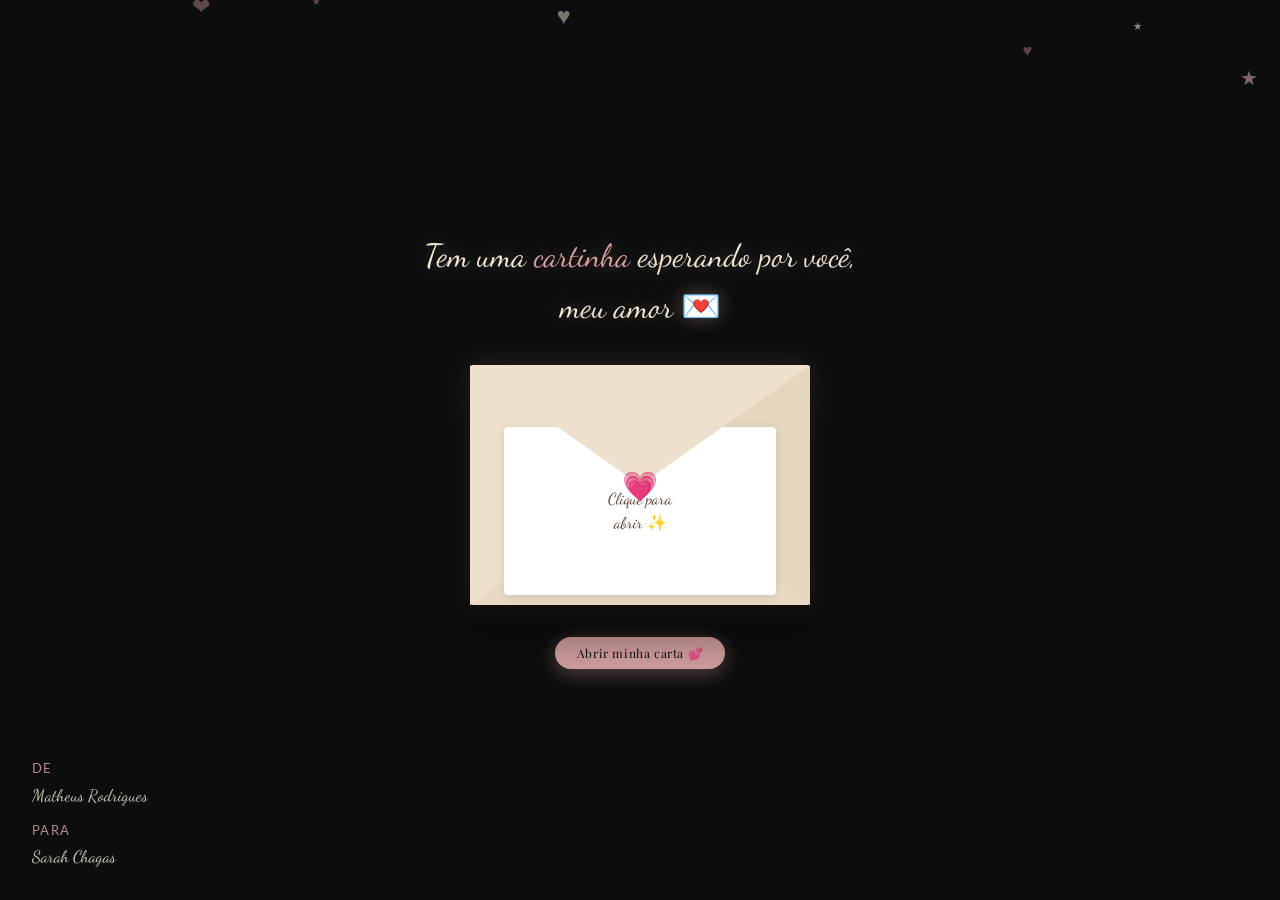
<file: index.html>
<!DOCTYPE html>
<html lang="pt-BR">
<head>
  <meta charset="UTF-8" />
  <meta name="viewport" content="width=device-width, initial-scale=1.0"/>
  <title>Uma carta para você 💌</title>
  <link href="https://fonts.googleapis.com/css2?family=Playfair+Display:ital,wght@0,400;0,700;1,400&family=Dancing+Script:wght@400;700&family=Lato:wght@300;400&display=swap" rel="stylesheet"/>
  <style>
    * { margin: 0; padding: 0; box-sizing: border-box; }

    body {
      min-height: 100vh;
      background: #0d0d0d;
      display: flex;
      align-items: center;
      justify-content: center;
      font-family: 'Lato', sans-serif;
      overflow: hidden;
    }

    canvas {
      position: fixed;
      top: 0; left: 0;
      width: 100%; height: 100%;
      pointer-events: none;
      z-index: 0;
    }

    /* ===== TRANSIÇÃO CORAÇÃO ===== */
    #transicao {
      position: fixed;
      inset: 0;
      z-index: 9999;
      display: flex;
      align-items: center;
      justify-content: center;
      pointer-events: none;
      opacity: 0;
    }

    #transicao.ativo {
      pointer-events: all;
    }

    #coracaoTransicao {
  width: 120px;
  height: 120px;
  opacity: 0;
  transform: scale(0.3);
  transition: none;
  position: relative;
}

#coracaoTransicao::before,
#coracaoTransicao::after {
  content: '';
  position: absolute;
  width: 60px;
  height: 96px;
  border: 3px solid #F0E6D3;
  border-radius: 60px 60px 0 0;
  box-shadow: 0 0 15px #F0E6D3, 0 0 30px #F0E6D3, 0 0 60px rgba(240,230,211,0.6);
  background: transparent;
}

#coracaoTransicao::before {
  left: 60px;
  transform: rotate(-45deg);
  transform-origin: 0 100%;
}

#coracaoTransicao::after {
  left: 0;
  transform: rotate(45deg);
  transform-origin: 100% 100%;
}

    /* ===== ENVELOPE ===== */
    .envelope-wrapper {
      position: relative;
      z-index: 10;
      display: flex;
      flex-direction: column;
      align-items: center;
      gap: 32px;
      animation: surgir 1.2s ease forwards;
    }

    @keyframes surgir {
      from { opacity: 0; transform: translateY(30px); }
      to   { opacity: 1; transform: translateY(0); }
    }

    .envelope {
      position: relative;
      width: 340px;
      height: 240px;
      cursor: pointer;
      transition: transform 0.3s ease;
    }

    .envelope:hover { transform: scale(1.04); }

    .env-corpo {
      position: absolute;
      inset: 0;
      background: #F0E6D3;
      border-radius: 4px;
      box-shadow: 0 20px 60px rgba(0,0,0,0.6), 0 0 30px rgba(212,160,160,0.2);
    }

    .env-aba-baixo {
      position: absolute;
      bottom: 0; left: 0; right: 0;
      height: 50%;
      background: #e8d9c4;
      clip-path: polygon(0 100%, 50% 0%, 100% 100%);
      border-radius: 0 0 4px 4px;
    }

    .env-aba-esq {
      position: absolute;
      top: 0; left: 0;
      width: 50%; height: 100%;
      background: #ede0cc;
      clip-path: polygon(0 0, 100% 50%, 0 100%);
    }

    .env-aba-dir {
      position: absolute;
      top: 0; right: 0;
      width: 50%; height: 100%;
      background: #e5d6c0;
      clip-path: polygon(100% 0, 0 50%, 100% 100%);
    }

    .env-tampa {
      position: absolute;
      top: 0; left: 0; right: 0;
      height: 50%;
      background: #ede0cc;
      clip-path: polygon(0 0, 50% 100%, 100% 0);
      border-radius: 4px 4px 0 0;
      transform-origin: top center;
      transition: transform 0.5s ease;
      z-index: 2;
    }

    .envelope:hover .env-tampa {
      transform: rotateX(-160deg);
    }

    .carta-dentro {
      position: absolute;
      bottom: 10px;
      left: 50%;
      transform: translateX(-50%);
      width: 80%;
      height: 70%;
      background: white;
      border-radius: 4px;
      display: flex;
      align-items: center;
      justify-content: center;
      box-shadow: 0 2px 10px rgba(0,0,0,0.1);
      z-index: 1;
      transition: transform 0.5s ease 0.1s, bottom 0.5s ease 0.1s;
    }

    .envelope:hover .carta-dentro {
      bottom: 140px;
      transform: translateX(-50%) scale(1.05);
    }

    .carta-dentro p {
      font-family: 'Dancing Script', cursive;
      font-size: 1rem;
      color: #5C3D2E;
      text-align: center;
      padding: 10px;
      line-height: 1.5;
    }

    .lacre {
      position: absolute;
      top: 50%;
      left: 50%;
      transform: translate(-50%, -50%);
      font-size: 1.8rem;
      z-index: 3;
      transition: transform 0.3s ease;
    }

    .envelope:hover .lacre { transform: translate(-50%, -50%) scale(1.3); }

    .titulo-carta {
      font-family: 'Dancing Script', cursive;
      font-size: clamp(1.4rem, 4vw, 2rem);
      color: #F0E6D3;
      text-align: center;
      line-height: 1.6;
      text-shadow: 0 0 20px rgba(212,160,160,0.4);
    }

    .titulo-carta span { color: #D4A0A0; }

    .btn-abrir {
      font-family: 'Playfair Display', serif;
      font-size: 1rem;
      color: #0d0d0d;
      background: #D4A0A0;
      border: none;
      padding: 14px 36px;
      border-radius: 50px;
      cursor: pointer;
      letter-spacing: 0.05em;
      transition: background 0.3s, transform 0.2s, box-shadow 0.3s;
      box-shadow: 0 4px 20px rgba(212,160,160,0.4);
      text-decoration: none;
      display: inline-block;
    }

    .btn-abrir:hover {
      background: #c48f8f;
      transform: translateY(-3px);
      box-shadow: 0 8px 30px rgba(212,160,160,0.5);
    }

    .remetente {
      position: fixed;
      bottom: 28px;
      left: 32px;
      z-index: 10;
      font-family: 'Dancing Script', cursive;
      color: #F0E6D3;
      line-height: 1.8;
      opacity: 0.85;
    }

    .remetente p { font-size: 1.05rem; }

    .remetente .label {
      font-size: 0.8rem;
      color: #D4A0A0;
      font-family: 'Lato', sans-serif;
      letter-spacing: 0.1em;
      text-transform: uppercase;
    }
  </style>
</head>
<body>

  <canvas id="particulas"></canvas>

  <!-- TRANSIÇÃO CORAÇÃO -->
  <div id="transicao">
    <div id="coracaoTransicao"></div>
  </div>

  <div class="envelope-wrapper">
    <p class="titulo-carta">
      Tem uma <span>cartinha</span> esperando por você,<br/>
      meu amor 💌
    </p>

    <div class="envelope" onclick="window.location.href='home.html'">
      <div class="env-corpo"></div>
      <div class="env-aba-esq"></div>
      <div class="env-aba-dir"></div>
      <div class="env-aba-baixo"></div>
      <div class="carta-dentro">
        <p>Clique para<br/>abrir ✨</p>
      </div>
      <div class="env-tampa"></div>
      <div class="lacre">💗</div>
    </div>

    <button class="btn-abrir" onclick="iniciarTransicao()" style="font-size: 0.75rem; padding: 8px 22px;">Abrir minha carta 💕</button>
  </div>

  <div class="remetente">
    <p class="label">De</p>
    <p>Matheus Rodrigues</p>
    <p class="label" style="margin-top:8px;">Para</p>
    <p>Sarah Chagas</p>
  </div>

  <script>
    // ===== PARTÍCULAS =====
    const canvas = document.getElementById('particulas');
    const ctx = canvas.getContext('2d');
    canvas.width = window.innerWidth;
    canvas.height = window.innerHeight;
    window.addEventListener('resize', () => {
      canvas.width = window.innerWidth;
      canvas.height = window.innerHeight;
    });

    const simbolos = ['★', '✦', '♡', '❤', '✧', '⋆', '♥', '💕'];
    const cores = ['#D4A0A0', '#F0E6D3', '#ffffff', '#e8c4c4', '#ffb6c1'];
    const particulas = [];

    for (let i = 0; i < 70; i++) {
      particulas.push({
        x: Math.random() * canvas.width,
        y: Math.random() * canvas.height - canvas.height,
        simbolo: simbolos[Math.floor(Math.random() * simbolos.length)],
        cor: cores[Math.floor(Math.random() * cores.length)],
        tamanho: Math.random() * 16 + 8,
        velocidade: Math.random() * 1.2 + 0.4,
        opacidade: Math.random() * 0.6 + 0.2,
        oscilacao: Math.random() * 2 - 1,
        angulo: Math.random() * Math.PI * 2,
      });
    }

    function animar() {
      ctx.clearRect(0, 0, canvas.width, canvas.height);
      particulas.forEach(p => {
        p.y += p.velocidade;
        p.angulo += 0.01;
        p.x += Math.sin(p.angulo) * p.oscilacao;
        if (p.y > canvas.height + 20) {
          p.y = -20;
          p.x = Math.random() * canvas.width;
        }
        ctx.globalAlpha = p.opacidade;
        ctx.fillStyle = p.cor;
        ctx.font = `${p.tamanho}px serif`;
        ctx.fillText(p.simbolo, p.x, p.y);
      });
      ctx.globalAlpha = 1;
      requestAnimationFrame(animar);
    }
    animar();

 function iniciarTransicao() {
  const transicao = document.getElementById('transicao');
  const coracao = document.getElementById('coracaoTransicao');

  transicao.style.opacity = '1';
  transicao.classList.add('ativo');

  coracao.style.transition = 'none';
  coracao.style.opacity = '0';
  coracao.style.transform = 'scale(0.3)';
  coracao.style.width = '120px';
  coracao.style.height = '120px';

  requestAnimationFrame(() => {
    requestAnimationFrame(() => {
      coracao.style.transition = 'all 0.5s ease-out';
      coracao.style.opacity = '1';
      coracao.style.transform = 'scale(1)';

      setTimeout(() => {
        coracao.style.transition = 'all 0.8s ease-in';
        coracao.style.transform = 'scale(40)';
        coracao.style.opacity = '0.9';

        setTimeout(() => {
          window.location.href = 'home.html';
        }, 750);
      }, 600);
    });
  });
}
  </script>

</body>
</html>
</file>
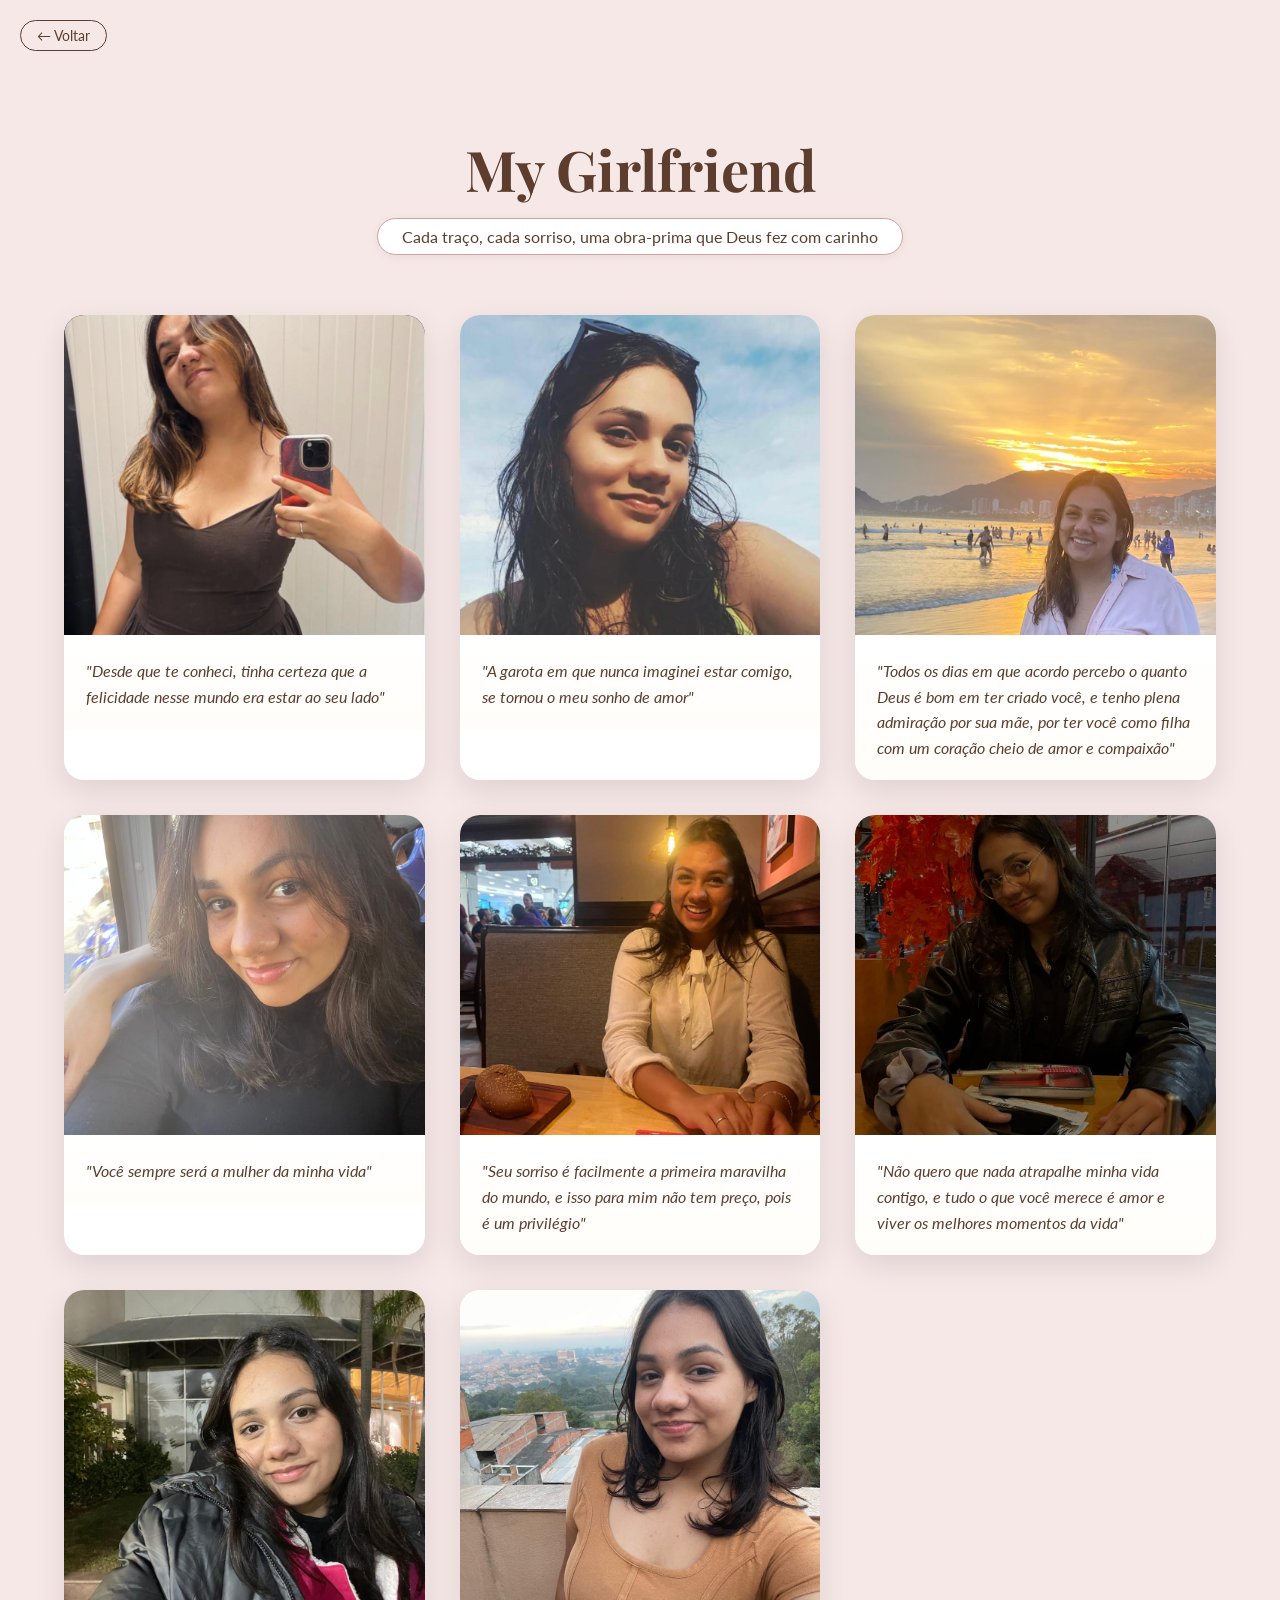
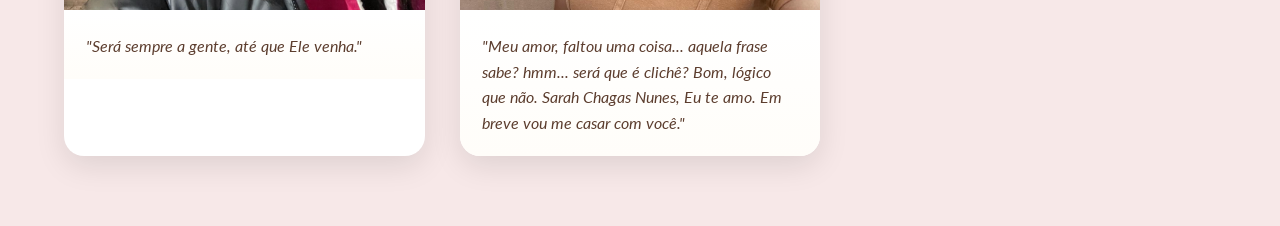
<file: fotos.html>
<!DOCTYPE html>
<html lang="pt-BR">
<head>
  <meta charset="UTF-8"/>
  <meta name="viewport" content="width=device-width, initial-scale=1.0"/>
  <title>Fotos da Sarah 📷</title>
  <link rel="stylesheet" href="css/style.css"/>
  <link href="https://fonts.googleapis.com/css2?family=Playfair+Display:ital,wght@0,400;0,700;1,400&family=Lato:wght@300;400&display=swap" rel="stylesheet"/>
  <style>
    /* Estilos extras específicos para a página de fotos */
    .fotos-grid {
      display: grid;
      grid-template-columns: repeat(auto-fit, minmax(300px, 1fr));
      gap: 35px;
      max-width: 1200px;
      margin: 0 auto;
      padding: 30px 24px 70px;
    }

    .foto-card {
      background: white;
      border-radius: 20px;
      overflow: hidden;
      box-shadow: 0 10px 30px rgba(0,0,0,0.1);
      transition: all 0.4s ease;
      cursor: pointer;
      position: relative;
    }

    .foto-card:hover {
      transform: translateY(-10px) scale(1.02);
      box-shadow: 0 20px 40px rgba(0,0,0,0.15);
    }

    .foto-card img {
      width: 100%;
      height: 320px;
      object-fit: cover;
      object-position: center;
      transition: transform 0.5s ease;
    }

    .foto-card:hover img {
      transform: scale(1.05);
    }

    .foto-card p {
      padding: 20px 22px;
      font-style: italic;
      font-size: 1rem;
      color: #5C3D2E;
      line-height: 1.6;
      background: linear-gradient(to bottom, white, #FFFDF9);
      margin: 0;
      position: relative;
      z-index: 2;
    }

    /* Coraçãozinho no canto da foto */
    .foto-card::after {
      content: "❤️";
      position: absolute;
      bottom: 70px;
      right: 15px;
      font-size: 24px;
      opacity: 0;
      transition: opacity 0.3s ease;
      z-index: 3;
      pointer-events: none;
      text-shadow: 0 0 5px rgba(0,0,0,0.3);
    }

    .foto-card:hover::after {
      opacity: 0.8;
    }

    /* Efeito de brilho na borda */
    .foto-card {
      position: relative;
    }

    .foto-card::before {
      content: '';
      position: absolute;
      top: -2px;
      left: -2px;
      right: -2px;
      bottom: -2px;
      background: linear-gradient(45deg, #D4A0A0, #F0E6D3, #D4A0A0);
      border-radius: 22px;
      opacity: 0;
      transition: opacity 0.4s ease;
      z-index: -1;
    }

    .foto-card:hover::before {
      opacity: 1;
    }

    @media (max-width: 600px) {
      .fotos-grid {
        gap: 25px;
        padding: 20px 16px 50px;
      }
      .foto-card img {
        height: 260px;
      }
      .foto-card p {
        padding: 16px 18px;
        font-size: 0.9rem;
      }
    }
  </style>
</head>
<body class="fotos-page">

  <a href="home.html" class="voltar">← Voltar</a>

  <div class="pagina-header" style="color: #5C3D2E;">
    <h1>My Girlfriend</h1>
    <p>Cada traço, cada sorriso, uma obra-prima que Deus fez com carinho</p>
  </div>

  <div class="fotos-grid">

    <!-- FOTO 2 (COM AJUSTE DE ROSTO CENTRALIZADO) -->
<div class="foto-card">
  <img src="fotos/foto2.jpeg" alt="Sarah" style="object-position: center 35%; object-fit: cover; width: 100%; height: 320px;">
  <p>"Desde que te conheci, tinha certeza que a felicidade nesse mundo era estar ao seu lado"</p>
</div>

    <div class="foto-card">
      <img src="fotos/foto3.jpeg" alt="Sarah">
      <p>"A garota em que nunca imaginei estar comigo, se tornou o meu sonho de amor"</p>
    </div>

    <div class="foto-card">
      <img src="fotos/foto4.jpeg" alt="Sarah">
      <p>"Todos os dias em que acordo percebo o quanto Deus é bom em ter criado você, e tenho plena admiração por sua mãe, por ter você como filha com um coração cheio de amor e compaixão"</p>
    </div>

    <div class="foto-card">
      <img src="fotos/foto5.jpeg" alt="Sarah">
      <p>"Você sempre será a mulher da minha vida"</p>
    </div>

    <div class="foto-card">
      <img src="fotos/foto6.jpeg" alt="Sarah">
      <p>"Seu sorriso é facilmente a primeira maravilha do mundo, e isso para mim não tem preço, pois é um privilégio"</p>
    </div>

    <div class="foto-card">
      <img src="fotos/foto7.jpeg" alt="Sarah">
      <p>"Não quero que nada atrapalhe minha vida contigo, e tudo o que você merece é amor e viver os melhores momentos da vida"</p>
    </div>

    <div class="foto-card">
      <img src="fotos/foto8.jpeg" alt="Sarah">
      <p>"Será sempre a gente, até que Ele venha."</p>
    </div>

    <div class="foto-card">
      <img src="fotos/foto9.jpeg" alt="Sarah">
      <p>"Meu amor, faltou uma coisa... aquela frase sabe? hmm... será que é clichê? Bom, lógico que não. Sarah Chagas Nunes, Eu te amo. Em breve vou me casar com você."</p>
    </div>

  </div>

  <script>
    // Script para clique nas fotos (abrir em tamanho maior)
    const fotoCards = document.querySelectorAll('.foto-card');
    
    fotoCards.forEach(card => {
      card.addEventListener('click', function() {
        const img = this.querySelector('img');
        const text = this.querySelector('p').innerText;
        
        // Criar modal para ver foto em tamanho maior
        const modal = document.createElement('div');
        modal.style.cssText = `
          position: fixed;
          top: 0;
          left: 0;
          width: 100%;
          height: 100%;
          background: rgba(0,0,0,0.9);
          z-index: 10000;
          display: flex;
          align-items: center;
          justify-content: center;
          cursor: pointer;
          animation: fadeIn 0.3s ease;
        `;
        
        const modalContent = document.createElement('div');
        modalContent.style.cssText = `
          max-width: 90%;
          max-height: 90%;
          text-align: center;
        `;
        
        const modalImg = document.createElement('img');
        modalImg.src = img.src;
        modalImg.style.cssText = `
          max-width: 100%;
          max-height: 70vh;
          border-radius: 20px;
          box-shadow: 0 0 30px rgba(212,160,160,0.5);
          object-fit: contain;
        `;
        
        const modalText = document.createElement('p');
        modalText.innerText = text;
        modalText.style.cssText = `
          color: white;
          margin-top: 20px;
          font-size: 1.1rem;
          font-style: italic;
          max-width: 500px;
          margin-left: auto;
          margin-right: auto;
          font-family: 'Lato', sans-serif;
        `;
        
        const fechar = document.createElement('div');
        fechar.innerHTML = '✕';
        fechar.style.cssText = `
          position: absolute;
          top: 20px;
          right: 30px;
          color: white;
          font-size: 35px;
          cursor: pointer;
          font-family: Arial;
          transition: transform 0.2s;
        `;
        fechar.onmouseover = () => fechar.style.transform = 'scale(1.2)';
        fechar.onmouseout = () => fechar.style.transform = 'scale(1)';
        
        modalContent.appendChild(modalImg);
        modalContent.appendChild(modalText);
        modal.appendChild(modalContent);
        modal.appendChild(fechar);
        
        document.body.appendChild(modal);
        
        modal.onclick = (e) => {
          if (e.target === modal) modal.remove();
        };
        fechar.onclick = () => modal.remove();
        
        // Adicionar animação
        const style = document.createElement('style');
        style.textContent = `
          @keyframes fadeIn {
            from { opacity: 0; }
            to { opacity: 1; }
          }
        `;
        document.head.appendChild(style);
      });
    });
  </script>

</body>
</html>
</file>
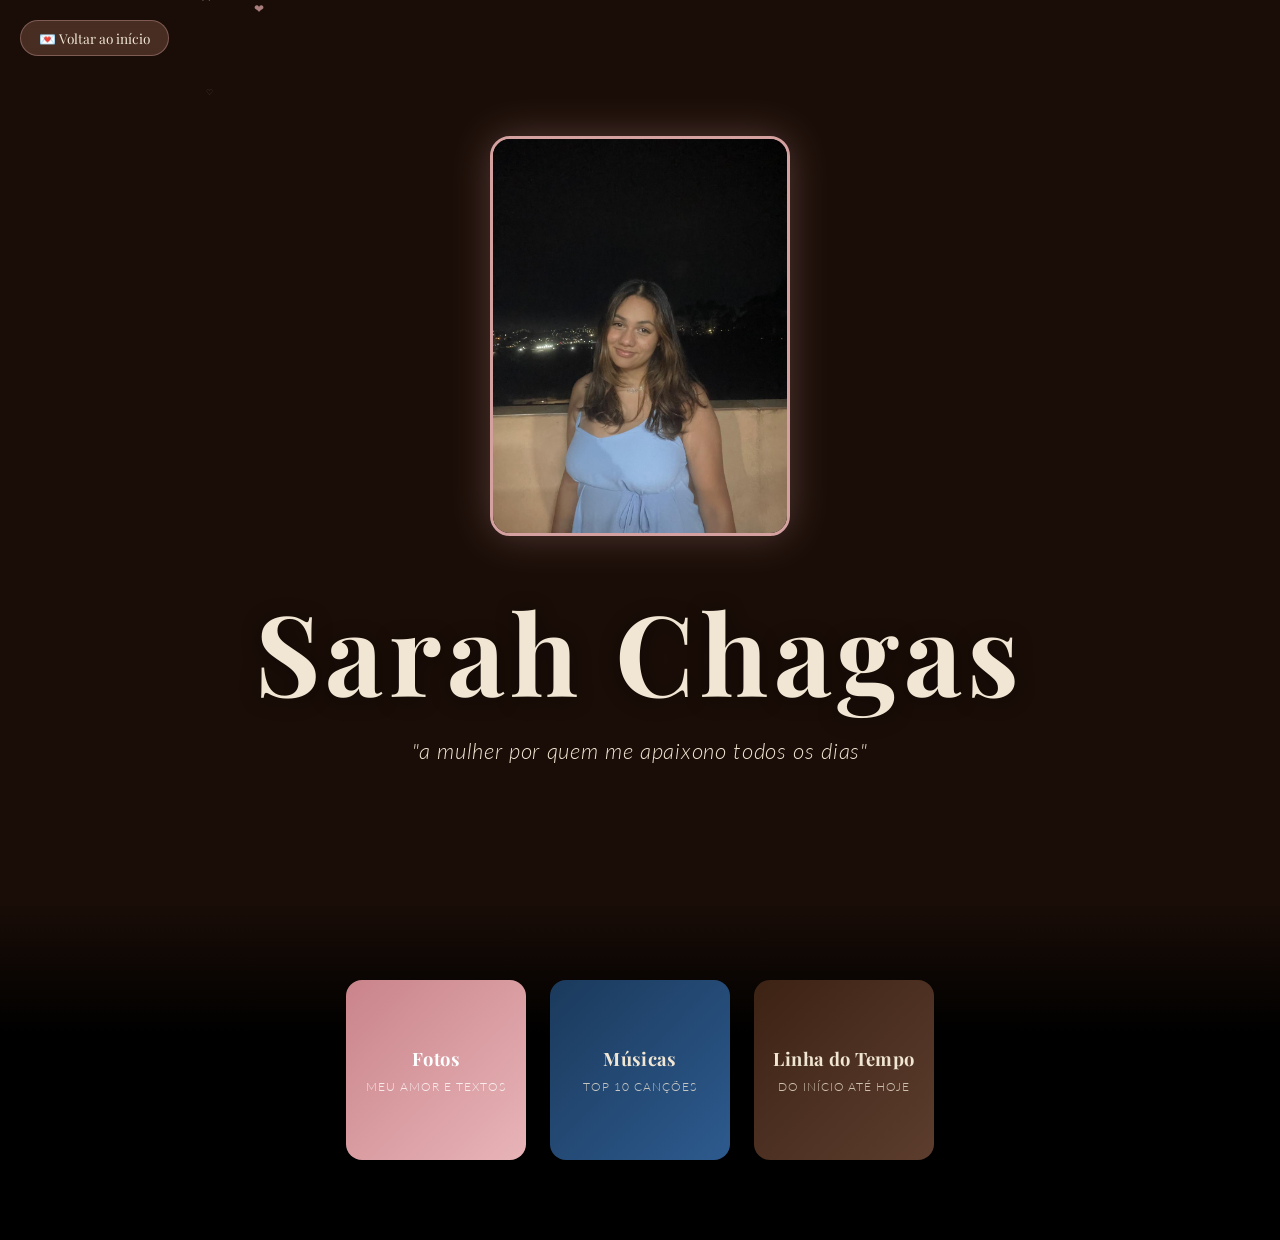
<file: home.html>
<!DOCTYPE html>
<html lang="pt-BR">
<head>
  <meta charset="UTF-8" />
  <meta name="viewport" content="width=device-width, initial-scale=1.0"/>
  <title>Para Sarah 💕</title>
  <link rel="stylesheet" href="css/style.css" />
  <link href="https://fonts.googleapis.com/css2?family=Playfair+Display:ital,wght@0,400;0,700;1,400&family=Lato:wght@300;400&display=swap" rel="stylesheet"/>
</head>
<body class="home">

    <a href="index.html" class="btn-voltar-carta">💌 Voltar ao início</a>
    
  <canvas id="particulas"></canvas>

  <div class="hero">
    <div class="hero-conteudo">
      <div class="hero-moldura">
        <img src="fotos/foto-principal.jpeg" alt="Sarah Chagas" class="hero-foto" />
      </div>
      <div class="hero-texto">
        <h1 class="nome">Sarah Chagas</h1>
        <p class="frase">"a mulher por quem me apaixono todos os dias"</p>
      </div>
    </div>
  </div>

  <section class="icones">
  <a href="fotos.html" class="icone icone-fotos">
    <span class="icone-label">Fotos</span>
    <span class="icone-sub">Meu amor e textos</span>
  </a>
  <a href="musicas.html" class="icone icone-musicas">
    <span class="icone-label">Músicas</span>
    <span class="icone-sub">Top 10 canções</span>
  </a>
  <a href="timeline.html" class="icone icone-timeline">
    <span class="icone-label">Linha do Tempo</span>
    <span class="icone-sub">do início até hoje</span>
  </a>
</section>

  <script src="js/main.js"></script>
</body>
</html>
</file>
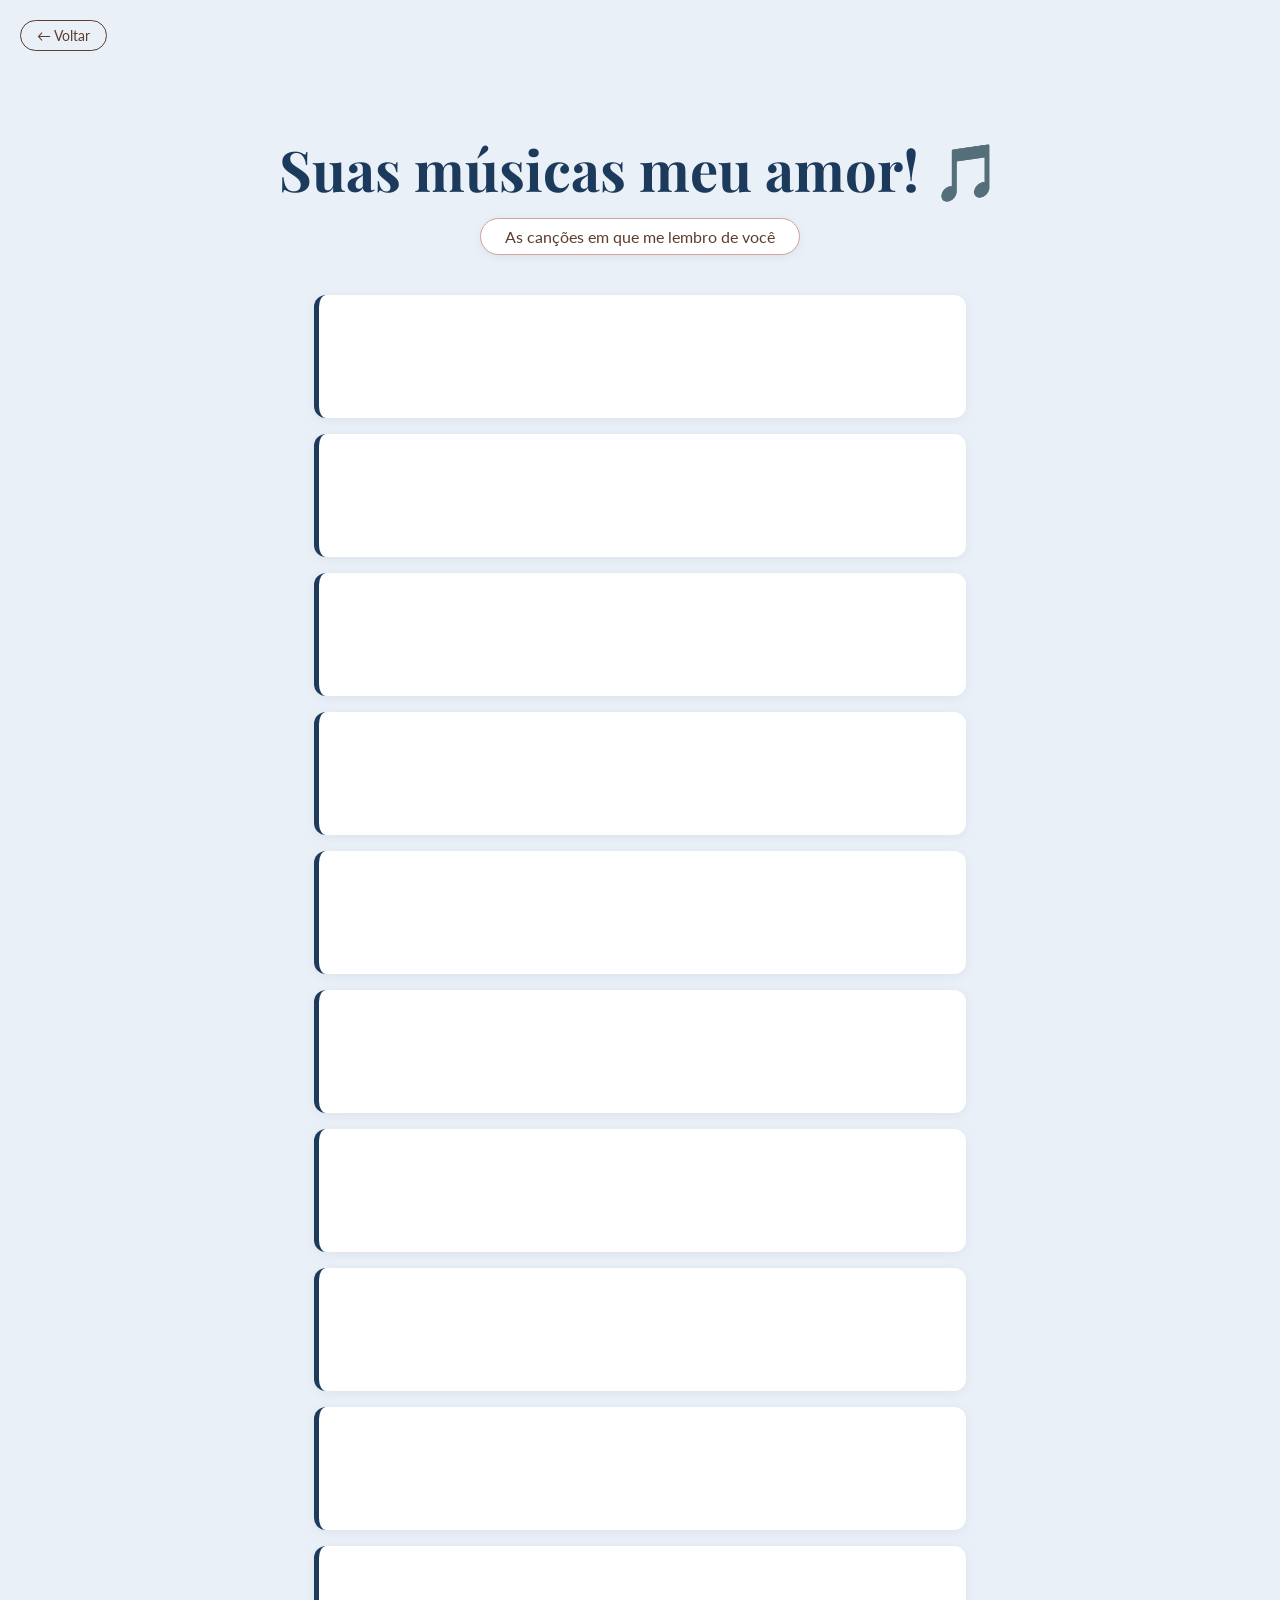
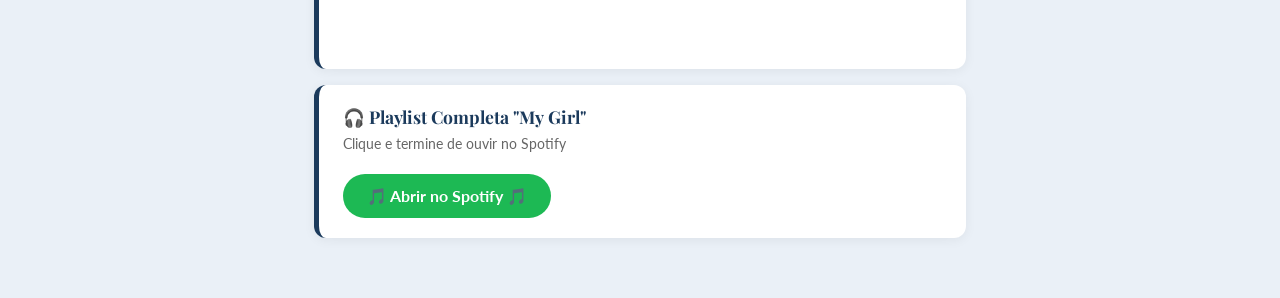
<file: musicas.html>
<!DOCTYPE html>
<html lang="pt-BR">
<head>
  <meta charset="UTF-8"/>
  <meta name="viewport" content="width=device-width, initial-scale=1.0"/>
  <title>Músicas da Sarah 🎵</title>
  <link rel="stylesheet" href="css/style.css"/>
  <link href="https://fonts.googleapis.com/css2?family=Playfair+Display:ital,wght@0,400;0,700;1,400&family=Lato:wght@300;400&display=swap" rel="stylesheet"/>
  <style>
    /* Estilo extra para o link do Spotify */
    .spotify-playlist-link {
      display: inline-block;
      background: #1DB954;
      color: white;
      text-decoration: none;
      padding: 12px 24px;
      border-radius: 50px;
      font-weight: bold;
      margin-top: 10px;
      transition: transform 0.3s, background 0.3s;
      text-align: center;
      font-family: 'Lato', sans-serif;
    }

    .spotify-playlist-link:hover {
      background: #1ed760;
      transform: scale(1.05);
    }
  </style>
</head>
<body class="musicas-page">

  <a href="home.html" class="voltar">← Voltar</a>

  <div class="pagina-header" style="color: #1B3A5C;">
    <h1>Suas músicas meu amor! 🎵</h1>
    <p>As canções em que me lembro de você</p>
  </div>

  <div class="musicas-lista">

    <div class="musica-item">
      <iframe style="border-radius:12px"
        src="https://open.spotify.com/embed/track/1jF7IL57ayN4Ity3jQqGu0?utm_source=generator"
        width="100%" height="80" frameborder="0"
        allow="autoplay; clipboard-write; encrypted-media; fullscreen; picture-in-picture"
        loading="lazy">
      </iframe>
    </div>

    <div class="musica-item">
      <iframe style="border-radius:12px"
        src="https://open.spotify.com/embed/track/4xqrdfXkTW4T0RauPLv3WA?utm_source=generator"
        width="100%" height="80" frameborder="0"
        allow="autoplay; clipboard-write; encrypted-media; fullscreen; picture-in-picture"
        loading="lazy">
      </iframe>
    </div>

    <div class="musica-item">
      <iframe style="border-radius:12px"
        src="https://open.spotify.com/embed/track/7rIhp6EWLNtM8qFIQruJPT?utm_source=generator"
        width="100%" height="80" frameborder="0"
        allow="autoplay; clipboard-write; encrypted-media; fullscreen; picture-in-picture"
        loading="lazy">
      </iframe>
    </div>

    <div class="musica-item">
      <iframe style="border-radius:12px"
        src="https://open.spotify.com/embed/track/6bZuZKR8hoyzZXNh1IW2Bu?utm_source=generator"
        width="100%" height="80" frameborder="0"
        allow="autoplay; clipboard-write; encrypted-media; fullscreen; picture-in-picture"
        loading="lazy">
      </iframe>
    </div>

    <div class="musica-item">
      <iframe style="border-radius:12px"
        src="https://open.spotify.com/embed/track/1b2X7P04hWxGSK0zEPhV6S?utm_source=generator"
        width="100%" height="80" frameborder="0"
        allow="autoplay; clipboard-write; encrypted-media; fullscreen; picture-in-picture"
        loading="lazy">
      </iframe>
    </div>

    <div class="musica-item">
      <iframe style="border-radius:12px"
        src="https://open.spotify.com/embed/track/4Cg9XRHLP3s5ZiQaIdL4zW?utm_source=generator"
        width="100%" height="80" frameborder="0"
        allow="autoplay; clipboard-write; encrypted-media; fullscreen; picture-in-picture"
        loading="lazy">
      </iframe>
    </div>

    <div class="musica-item">
      <iframe style="border-radius:12px"
        src="https://open.spotify.com/embed/track/2MvvoeRt8NcOXWESkxWn3g?utm_source=generator"
        width="100%" height="80" frameborder="0"
        allow="autoplay; clipboard-write; encrypted-media; fullscreen; picture-in-picture"
        loading="lazy">
      </iframe>
    </div>

    <div class="musica-item">
      <iframe style="border-radius:12px"
        src="https://open.spotify.com/embed/track/1lE8MVHnEAVwvxjTTCo874?utm_source=generator"
        width="100%" height="80" frameborder="0"
        allow="autoplay; clipboard-write; encrypted-media; fullscreen; picture-in-picture"
        loading="lazy">
      </iframe>
    </div>

    <div class="musica-item">
      <iframe style="border-radius:12px"
        src="https://open.spotify.com/embed/track/4Dvkj6JhhA12EX05fT7y2e?utm_source=generator"
        width="100%" height="80" frameborder="0"
        allow="autoplay; clipboard-write; encrypted-media; fullscreen; picture-in-picture"
        loading="lazy">
      </iframe>
    </div>

    <div class="musica-item">
      <iframe style="border-radius:12px"
        src="https://open.spotify.com/embed/track/7qjZnBKE73H4Oxkopwulqe?utm_source=generator"
        width="100%" height="80" frameborder="0"
        allow="autoplay; clipboard-write; encrypted-media; fullscreen; picture-in-picture"
        loading="lazy">
      </iframe>
    </div>

    <!-- PLAYLIST COMPLETA - LINK DO SPOTIFY -->
    <div class="musica-item">
      <h3 style="color: #1B3A5C; font-family: 'Playfair Display', serif; margin-bottom: 8px;">🎧 Playlist Completa "My Girl"</h3>
      <p style="color: #666; margin-bottom: 12px;">Clique e termine de ouvir no Spotify</p>
      <a href="https://open.spotify.com/playlist/5ulvZkxWnISZPPbKoGRUnB?si=38a242be78a94c01" 
         target="_blank" 
         class="spotify-playlist-link">
        🎵 Abrir no Spotify 🎵
      </a>
    </div>

  </div>

</body>
</html>
</file>
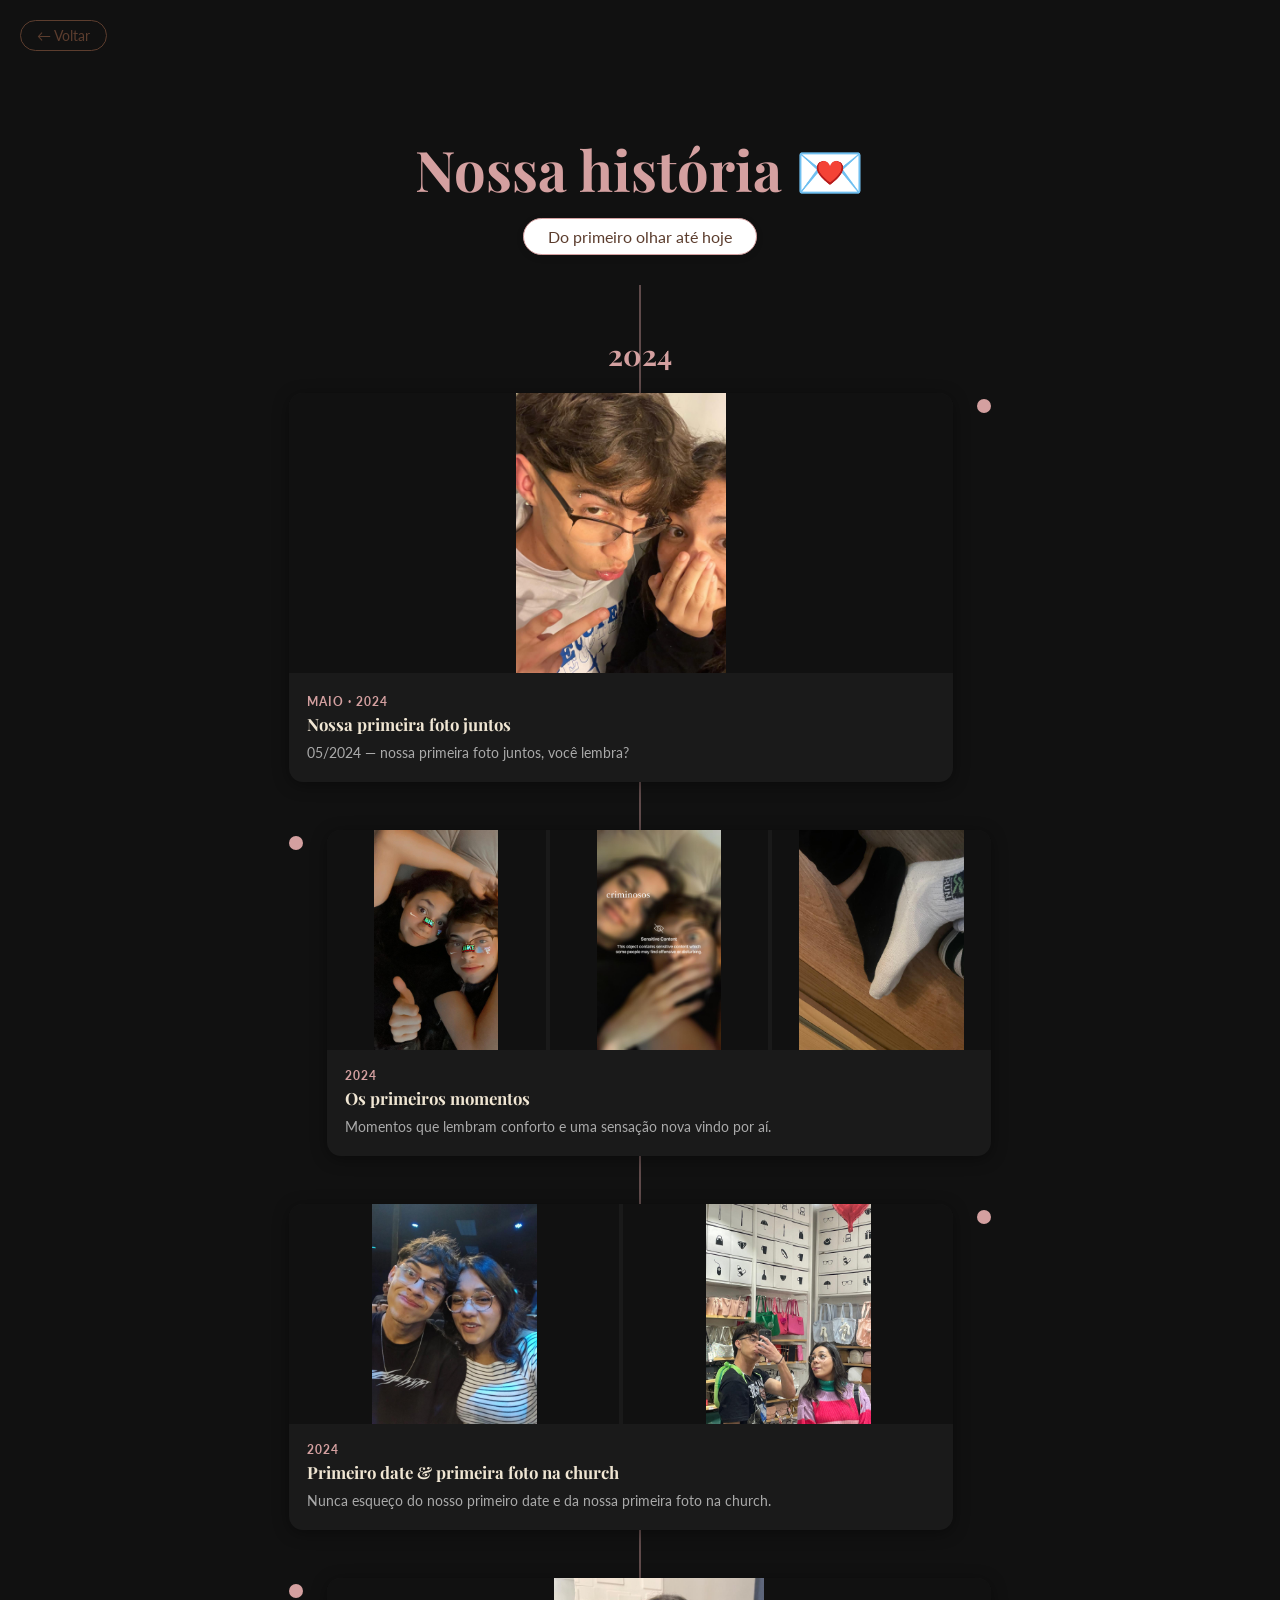
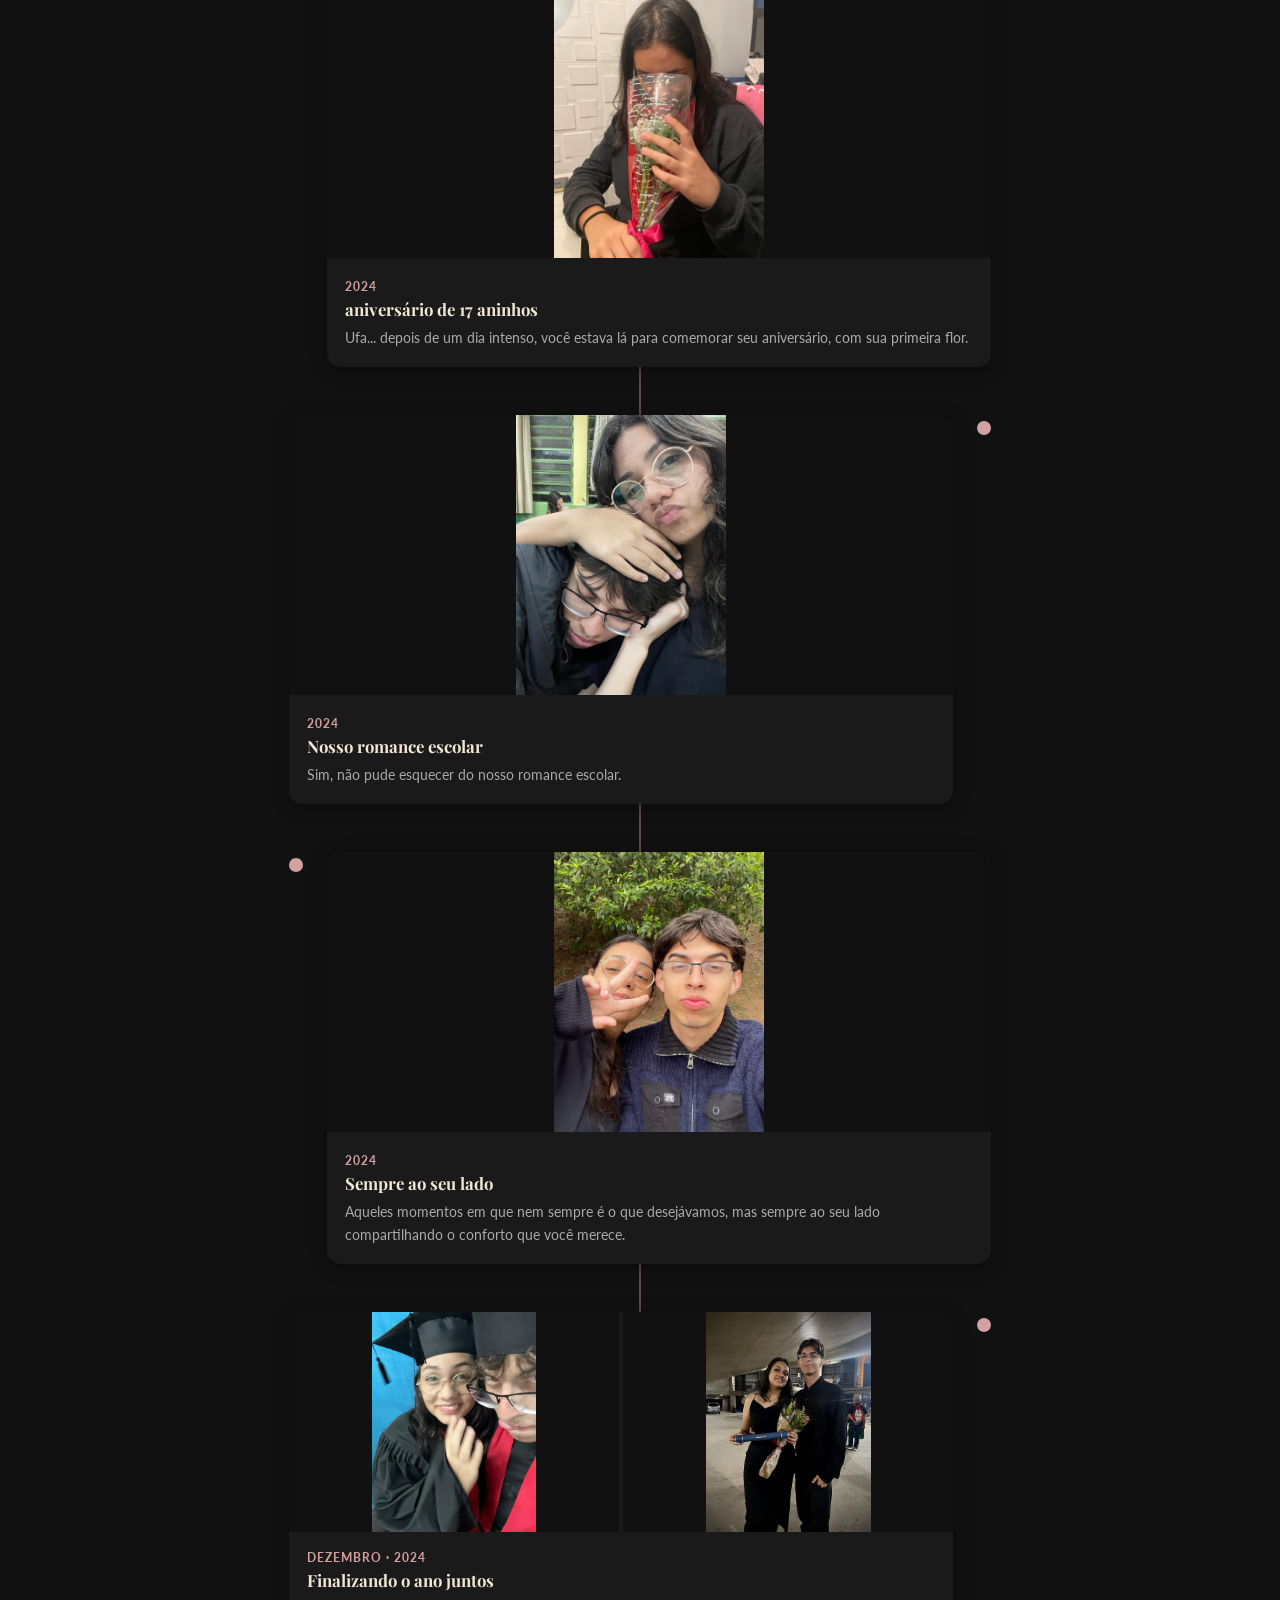
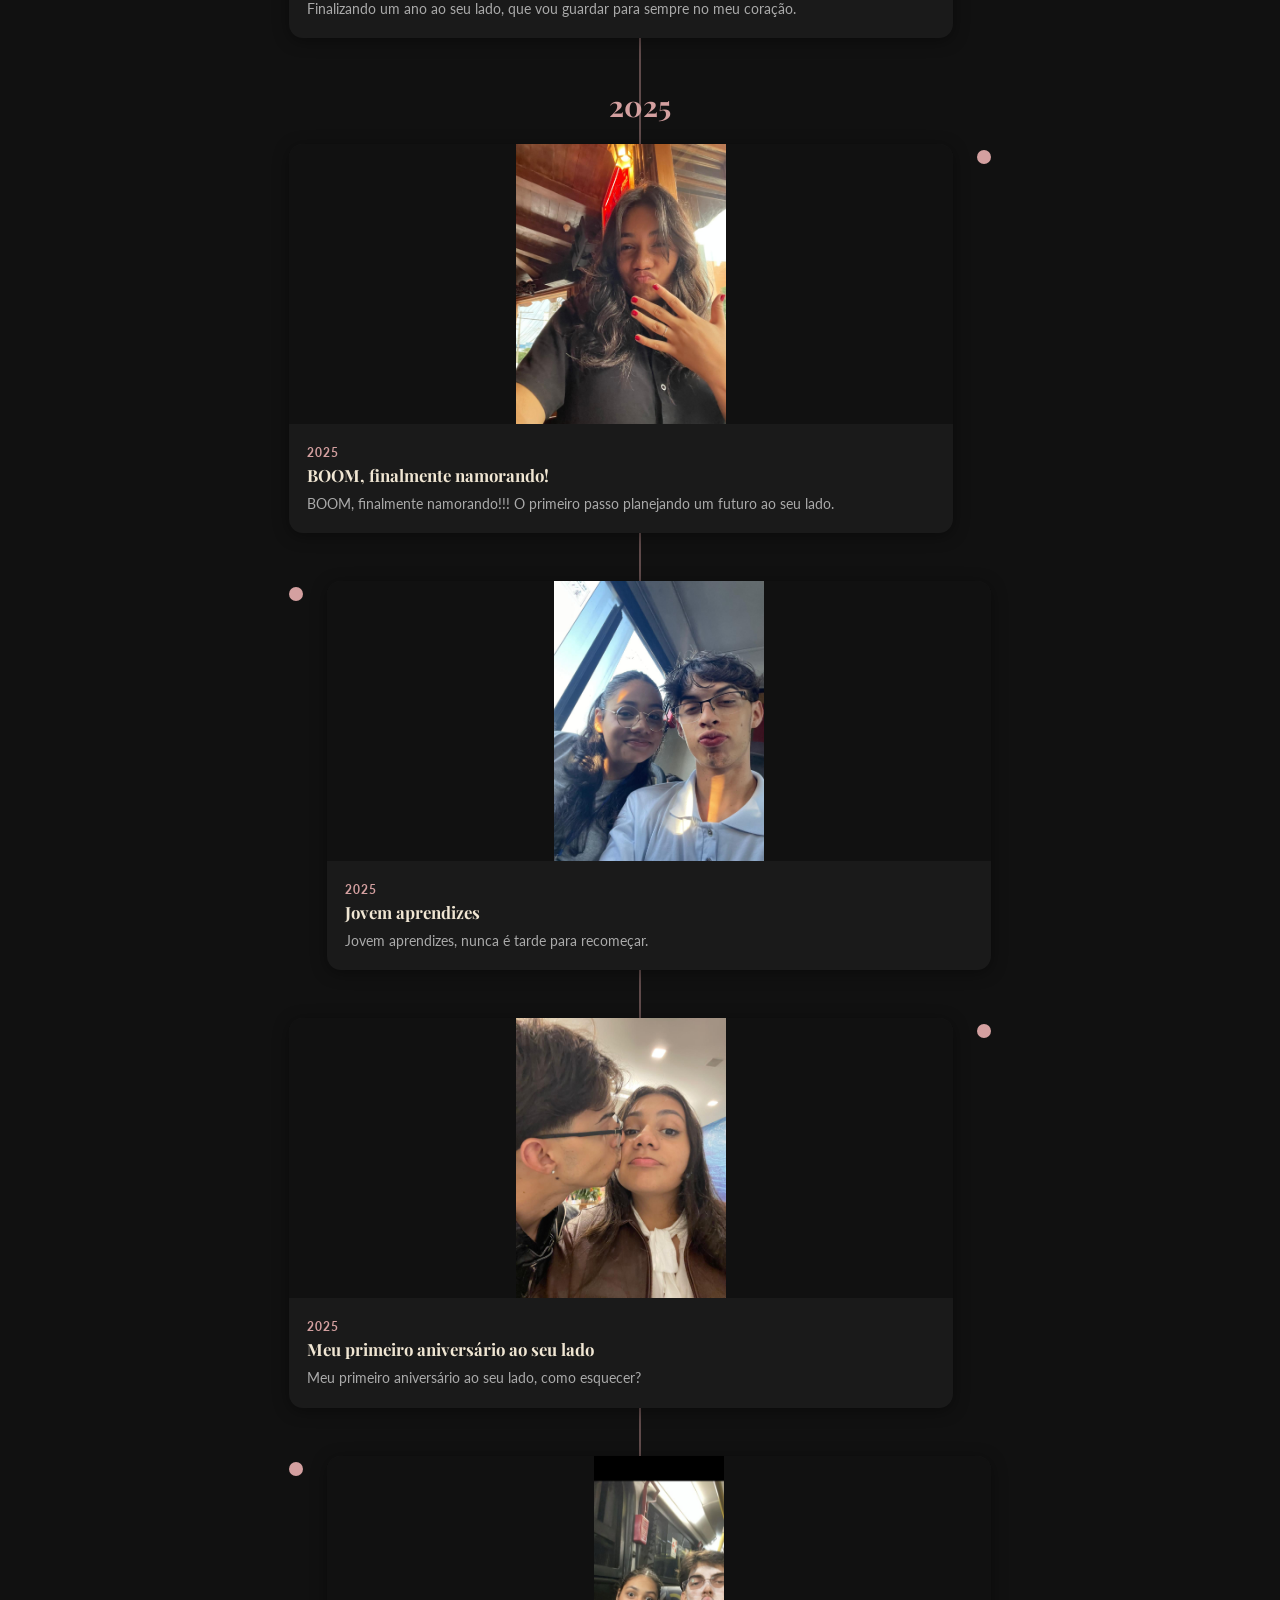
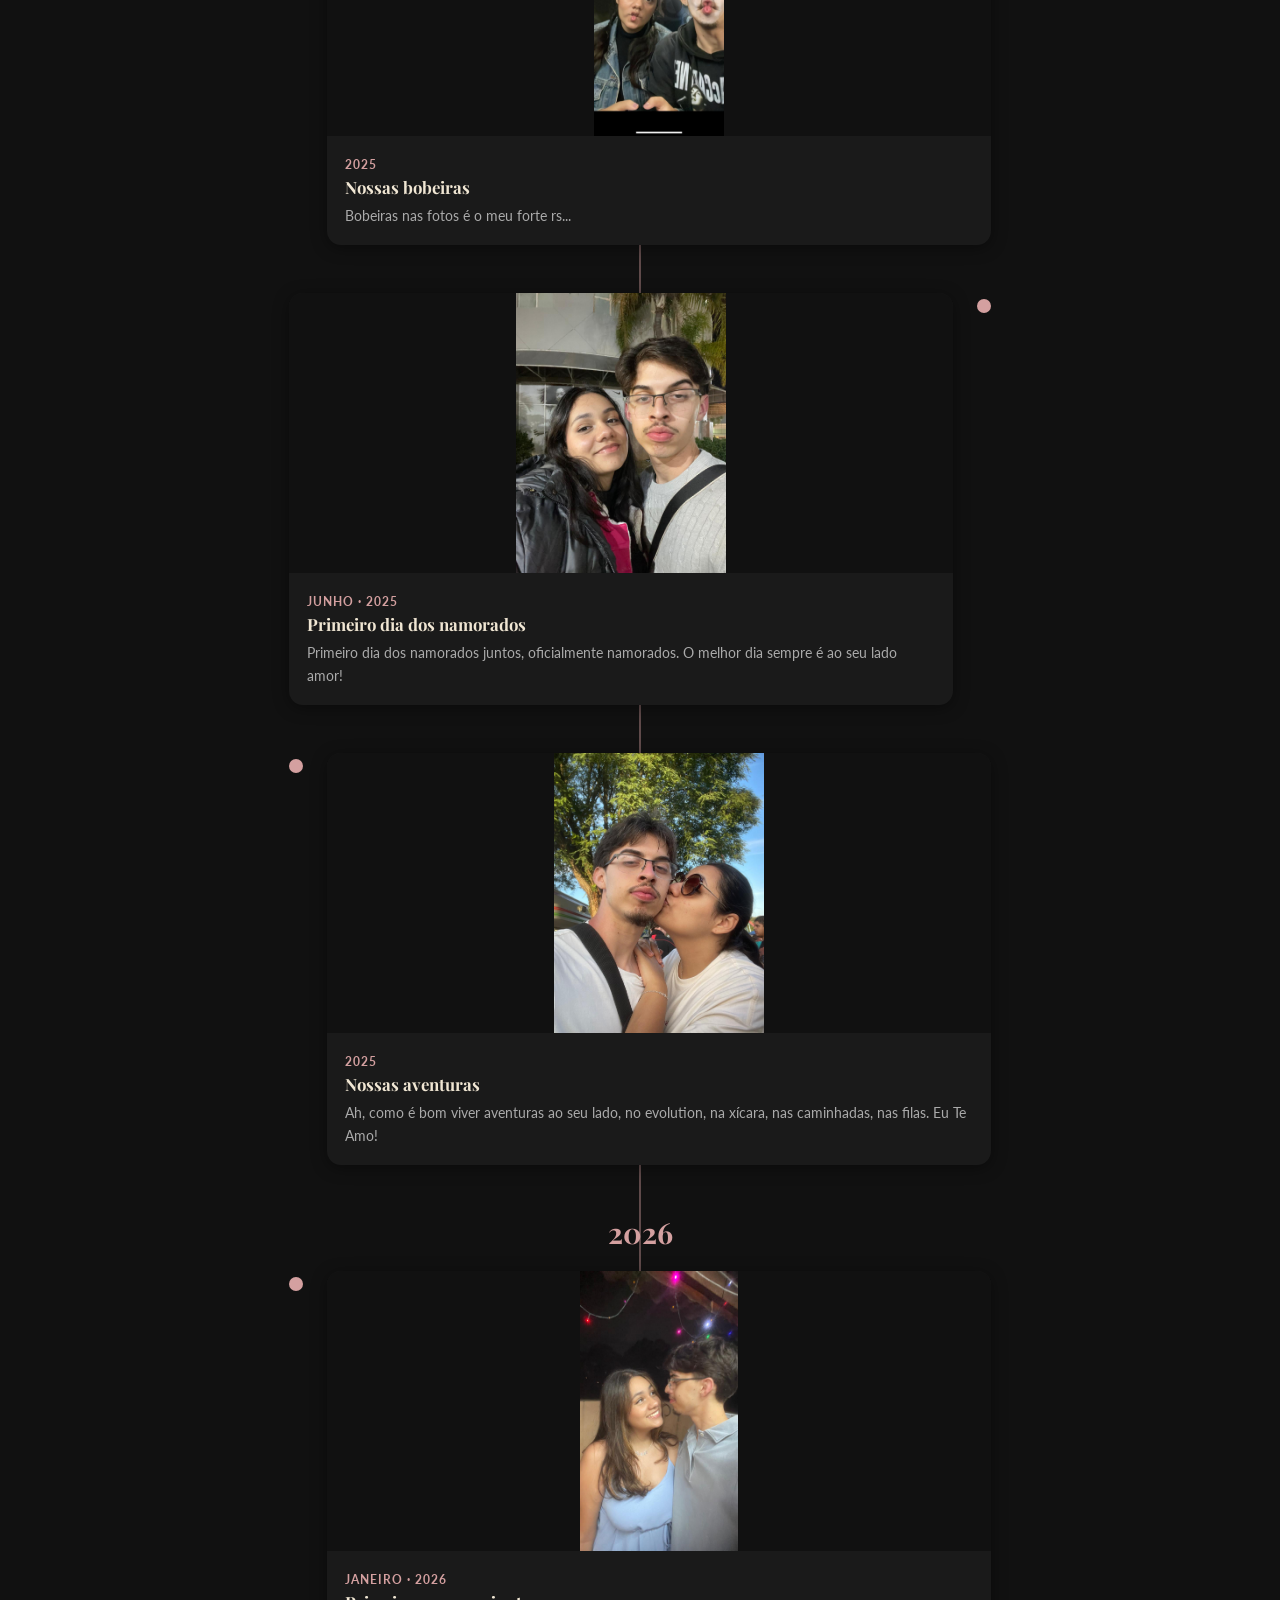
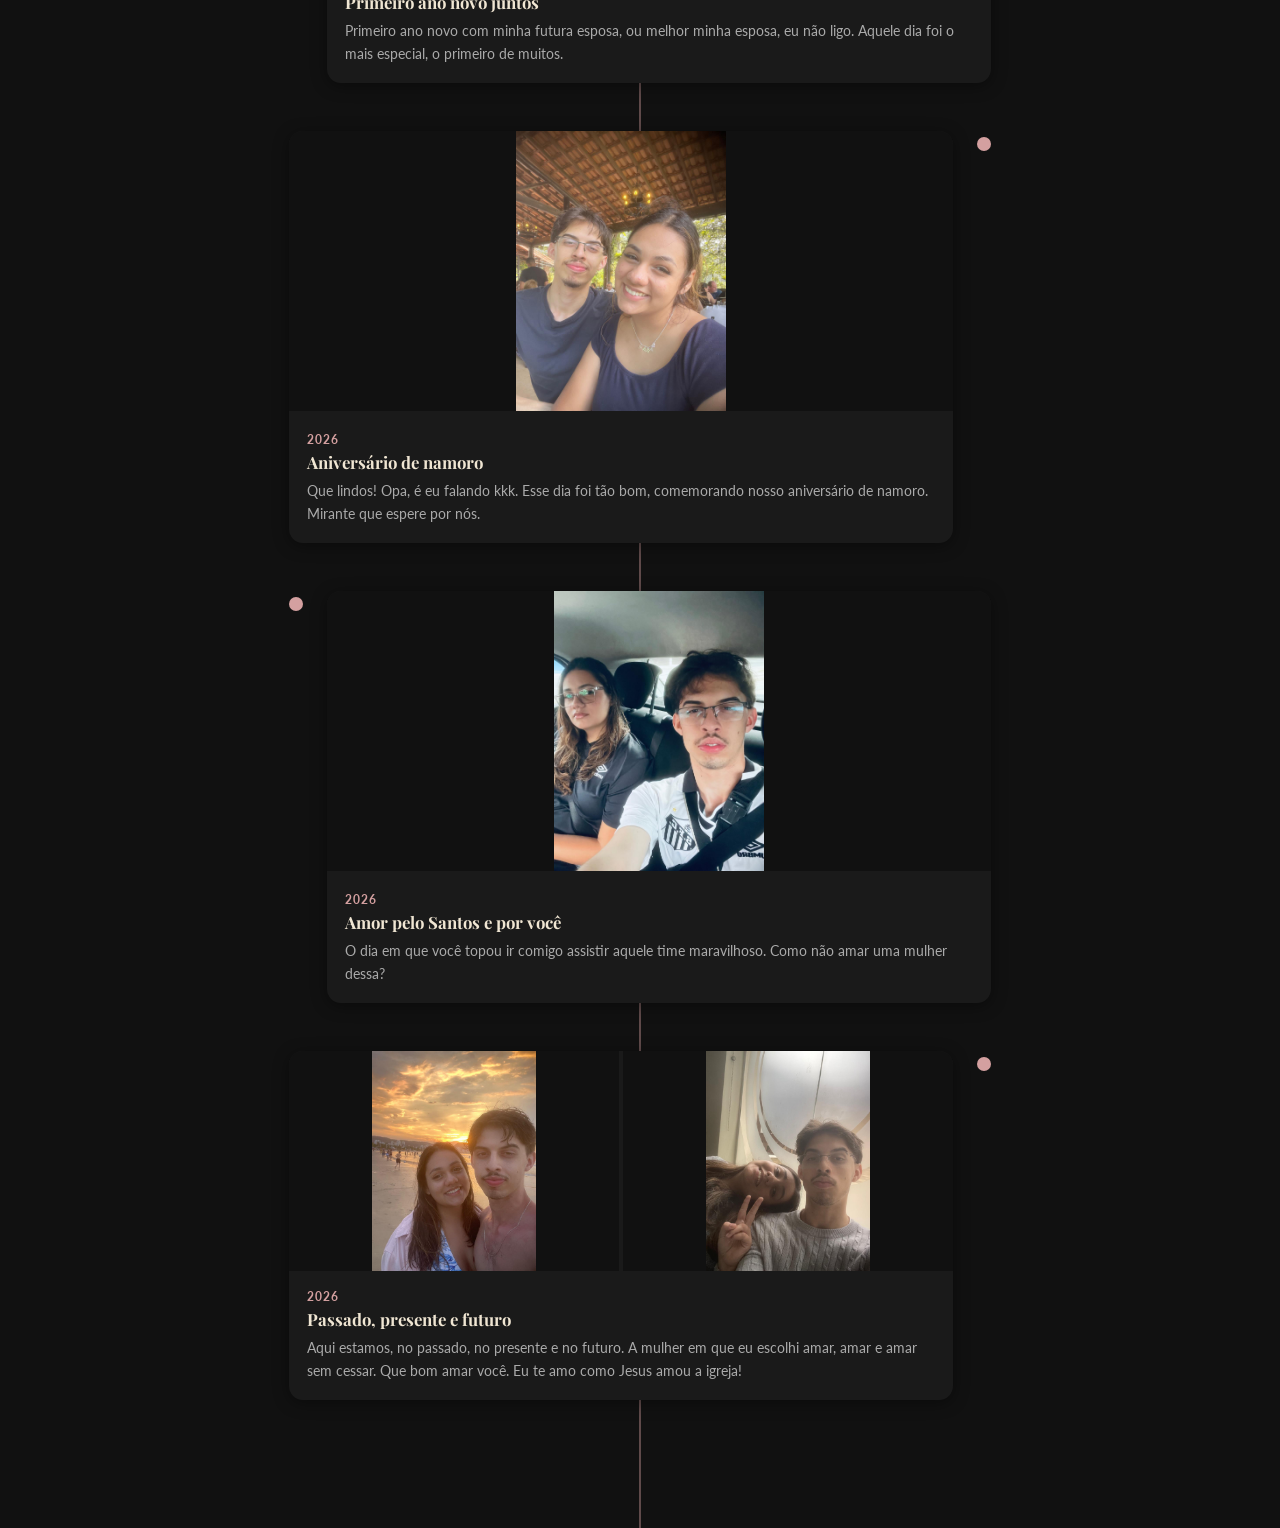
<file: timeline.html>
<!DOCTYPE html>
<html lang="pt-BR">
<head>
  <meta charset="UTF-8"/>
  <meta name="viewport" content="width=device-width, initial-scale=1.0"/>
  <title>Nossa História 💌</title>
  <link rel="stylesheet" href="css/style.css"/>
  <link href="https://fonts.googleapis.com/css2?family=Playfair+Display:ital,wght@0,400;0,700;1,400&family=Lato:wght@300;400&display=swap" rel="stylesheet"/>
</head>
<body class="timeline-page">

  <a href="home.html" class="voltar">← Voltar</a>

  <div class="pagina-header" style="color: #D4A0A0;">
    <h1>Nossa história 💌</h1>
    <p>Do primeiro olhar até hoje</p>
  </div>

  <div class="timeline">

    <!-- 2024 -->
    <div class="timeline-ano">2024</div>

    <div class="timeline-item">
      <div class="timeline-dot"></div>
      <div class="timeline-card">
        <img src="fotos/FOTO-22.jpeg" alt="Nossa primeira foto" />
        <div class="timeline-info">
          <span class="timeline-data">Maio · 2024</span>
          <h3>Nossa primeira foto juntos</h3>
          <p>05/2024 — nossa primeira foto juntos, você lembra?</p>
        </div>
      </div>
    </div>

    <div class="timeline-item">
      <div class="timeline-dot"></div>
      <div class="timeline-card timeline-card-multi">
        <div class="multi-fotos">
          <img src="fotos/FOTO-1.jpeg" alt="Momentos juntos" />
          <img src="fotos/FOTO-2.jpeg" alt="Momentos juntos" />
          <img src="fotos/FOTO-3.jpeg" alt="Momentos juntos" />
        </div>
        <div class="timeline-info">
          <span class="timeline-data">2024</span>
          <h3>Os primeiros momentos</h3>
          <p>Momentos que lembram conforto e uma sensação nova vindo por aí.</p>
        </div>
      </div>
    </div>

    <div class="timeline-item">
      <div class="timeline-dot"></div>
      <div class="timeline-card timeline-card-multi">
        <div class="multi-fotos">
          <img src="fotos/FOTO-5.jpeg" alt="Primeiro date" />
          <img src="fotos/FOTO-4.jpeg" alt="Primeira foto na church" />
        </div>
        <div class="timeline-info">
          <span class="timeline-data">2024</span>
          <h3>Primeiro date & primeira foto na church</h3>
          <p>Nunca esqueço do nosso primeiro date e da nossa primeira foto na church.</p>
        </div>
      </div>
    </div>

    <div class="timeline-item">
      <div class="timeline-dot"></div>
      <div class="timeline-card">
        <img src="fotos/FOTO-6.jpeg" alt="Primeiro aniversário" />
        <div class="timeline-info">
          <span class="timeline-data">2024</span>
          <h3>aniversário de 17 aninhos</h3>
          <p>Ufa... depois de um dia intenso, você estava lá para comemorar seu aniversário, com sua primeira flor.</p>
        </div>
      </div>
    </div>

    <div class="timeline-item">
      <div class="timeline-dot"></div>
      <div class="timeline-card">
        <img src="fotos/FOTO-7.jpeg" alt="Romance escolar" />
        <div class="timeline-info">
          <span class="timeline-data">2024</span>
          <h3>Nosso romance escolar</h3>
          <p>Sim, não pude esquecer do nosso romance escolar.</p>
        </div>
      </div>
    </div>

    <div class="timeline-item">
      <div class="timeline-dot"></div>
      <div class="timeline-card">
        <img src="fotos/FOTO-8.jpeg" alt="Conforto" />
        <div class="timeline-info">
          <span class="timeline-data">2024</span>
          <h3>Sempre ao seu lado</h3>
          <p>Aqueles momentos em que nem sempre é o que desejávamos, mas sempre ao seu lado compartilhando o conforto que você merece.</p>
        </div>
      </div>
    </div>

    <div class="timeline-item">
      <div class="timeline-dot"></div>
      <div class="timeline-card timeline-card-multi">
        <div class="multi-fotos">
          <img src="fotos/FOTO-9.jpeg" alt="Fim de ano" />
          <img src="fotos/FOTO-10.jpeg" alt="Fim de ano" />
        </div>
        <div class="timeline-info">
          <span class="timeline-data">Dezembro · 2024</span>
          <h3>Finalizando o ano juntos</h3>
          <p>Finalizando um ano ao seu lado, que vou guardar para sempre no meu coração.</p>
        </div>
      </div>
    </div>

    <!-- 2025 -->
    <div class="timeline-ano">2025</div>

    <div class="timeline-item">
      <div class="timeline-dot"></div>
      <div class="timeline-card">
        <img src="fotos/FOTO-11.jpeg" alt="Namorando!" />
        <div class="timeline-info">
          <span class="timeline-data">2025</span>
          <h3>BOOM, finalmente namorando!</h3>
          <p>BOOM, finalmente namorando!!! O primeiro passo planejando um futuro ao seu lado.</p>
        </div>
      </div>
    </div>

    <div class="timeline-item">
      <div class="timeline-dot"></div>
      <div class="timeline-card">
        <img src="fotos/FOTO-12.jpeg" alt="Jovem aprendiz" />
        <div class="timeline-info">
          <span class="timeline-data">2025</span>
          <h3>Jovem aprendizes</h3>
          <p>Jovem aprendizes, nunca é tarde para recomeçar.</p>
        </div>
      </div>
    </div>

    <div class="timeline-item">
      <div class="timeline-dot"></div>
      <div class="timeline-card">
        <img src="fotos/FOTO-13.jpeg" alt="Meu aniversário" />
        <div class="timeline-info">
          <span class="timeline-data">2025</span>
          <h3>Meu primeiro aniversário ao seu lado</h3>
          <p>Meu primeiro aniversário ao seu lado, como esquecer?</p>
        </div>
      </div>
    </div>

    <div class="timeline-item">
      <div class="timeline-dot"></div>
      <div class="timeline-card">
        <img src="fotos/FOTO-14.jpeg" alt="Bobeiras" />
        <div class="timeline-info">
          <span class="timeline-data">2025</span>
          <h3>Nossas bobeiras</h3>
          <p>Bobeiras nas fotos é o meu forte rs...</p>
        </div>
      </div>
    </div>

    <div class="timeline-item">
      <div class="timeline-dot"></div>
      <div class="timeline-card">
        <img src="fotos/FOTO-15.jpeg" alt="Dia dos namorados" />
        <div class="timeline-info">
          <span class="timeline-data">Junho · 2025</span>
          <h3>Primeiro dia dos namorados</h3>
          <p>Primeiro dia dos namorados juntos, oficialmente namorados. O melhor dia sempre é ao seu lado amor!</p>
        </div>
      </div>
    </div>

    <div class="timeline-item">
      <div class="timeline-dot"></div>
      <div class="timeline-card">
        <img src="fotos/FOTO-16.jpeg" alt="Aventuras" />
        <div class="timeline-info">
          <span class="timeline-data">2025</span>
          <h3>Nossas aventuras</h3>
          <p>Ah, como é bom viver aventuras ao seu lado, no evolution, na xícara, nas caminhadas, nas filas. Eu Te Amo!</p>
        </div>
      </div>
    </div>

    <!-- 2026 -->
    <div class="timeline-ano">2026</div>

    <div class="timeline-item">
      <div class="timeline-dot"></div>
      <div class="timeline-card">
        <img src="fotos/FOTO-17.jpeg" alt="Primeiro ano novo" />
        <div class="timeline-info">
          <span class="timeline-data">Janeiro · 2026</span>
          <h3>Primeiro ano novo juntos</h3>
          <p>Primeiro ano novo com minha futura esposa, ou melhor minha esposa, eu não ligo. Aquele dia foi o mais especial, o primeiro de muitos.</p>
        </div>
      </div>
    </div>

    <div class="timeline-item">
      <div class="timeline-dot"></div>
      <div class="timeline-card">
        <img src="fotos/FOTO-18.jpeg" alt="Aniversário de namoro" />
        <div class="timeline-info">
          <span class="timeline-data">2026</span>
          <h3>Aniversário de namoro</h3>
          <p>Que lindos! Opa, é eu falando kkk. Esse dia foi tão bom, comemorando nosso aniversário de namoro. Mirante que espere por nós.</p>
        </div>
      </div>
    </div>

    <div class="timeline-item">
      <div class="timeline-dot"></div>
      <div class="timeline-card">
        <img src="fotos/FOTO-19.jpeg" alt="Santos" />
        <div class="timeline-info">
          <span class="timeline-data">2026</span>
          <h3>Amor pelo Santos e por você</h3>
          <p>O dia em que você topou ir comigo assistir aquele time maravilhoso. Como não amar uma mulher dessa?</p>
        </div>
      </div>
    </div>

    <div class="timeline-item">
      <div class="timeline-dot"></div>
      <div class="timeline-card timeline-card-multi">
        <div class="multi-fotos">
          <img src="fotos/FOTO-20.jpeg" alt="Passado, presente e futuro" />
          <img src="fotos/FOTO-21.jpeg" alt="Passado, presente e futuro" />
        </div>
        <div class="timeline-info">
          <span class="timeline-data">2026</span>
          <h3>Passado, presente e futuro</h3>
          <p>Aqui estamos, no passado, no presente e no futuro. A mulher em que eu escolhi amar, amar e amar sem cessar. Que bom amar você. Eu te amo como Jesus amou a igreja!</p>
        </div>
      </div>
    </div>

  </div>

</body>
</html>
</file>
<file: css/style.css>
/* ===== RESET & BASE ===== */
* { margin: 0; padding: 0; box-sizing: border-box; }

:root {
  --marrom:     #5C3D2E;
  --bege:       #F0E6D3;
  --azul:       #1B3A5C;
  --rosa:       #D4A0A0;
  --rosa-claro: #F7E8E8;
  --branco:     #FFFDF9;
}

body {
  font-family: 'Lato', sans-serif;
  background: var(--branco);
  color: var(--marrom);
}

/* ===== HERO (PÁGINA INICIAL) ===== */
.hero {
  min-height: 100vh;
  display: flex;
  align-items: center;
  justify-content: center;
  background: #1a0d07;
  padding: 60px 20px;
}

.hero-conteudo {
  display: flex;
  flex-direction: column;
  align-items: center;
  gap: 40px;
}

.hero-moldura {
  width: 300px;
  height: 400px;
  border-radius: 20px;
  overflow: hidden;
  border: 3px solid var(--rosa);
  box-shadow: 0 0 40px rgba(212, 160, 160, 0.3);
}

.hero-foto {
  width: 100%;
  height: 100%;
  object-fit: cover;
  object-position: center;
}

.hero-overlay { display: none; }

.hero-texto {
  text-align: center;
  color: var(--bege);
}

.nome {
  font-family: 'Playfair Display', serif;
  font-size: clamp(3rem, 10vw, 7rem);
  letter-spacing: 0.05em;
  text-shadow: 0 2px 20px rgba(0,0,0,0.4);
}

.frase {
  font-size: clamp(1rem, 2.5vw, 1.4rem);
  font-style: italic;
  margin-top: 12px;
  font-weight: 300;
  letter-spacing: 0.03em;
}

/* ===== ÍCONES ===== */
/* ===== ÍCONES ===== */
.icones {
  display: flex;
  justify-content: center;
  gap: 24px;
  padding: 80px 40px;
  flex-wrap: wrap;
  background: linear-gradient(to bottom, #1a0d07 0%, #000000 40%);
}
.icone {
  display: flex;
  flex-direction: column;
  align-items: center;
  justify-content: center;
  gap: 8px;
  text-decoration: none;
  width: 180px;
  height: 180px;
  border-radius: 16px;
  transition: transform 0.3s, box-shadow 0.3s;
  cursor: pointer;
  position: relative;
  overflow: hidden;
}

.icone::before {
  content: '';
  position: absolute;
  inset: 0;
  opacity: 0;
  transition: opacity 0.3s;
  background: rgba(255,255,255,0.08);
}

.icone:hover::before { opacity: 1; }

.icone:hover {
  transform: translateY(-8px);
  box-shadow: 0 20px 40px rgba(0,0,0,0.2);
}

.icone-fotos {
  background: linear-gradient(135deg, #c9848a, #e8b4b8);
  color: white;
}

.icone-musicas {
  background: linear-gradient(135deg, #1B3A5C, #2d5a8e);
  color: #F0E6D3;
}

.icone-timeline {
  background: linear-gradient(135deg, #3d2314, #5C3D2E);
  color: #F0E6D3;
}

.icone-label {
  font-family: 'Playfair Display', serif;
  font-size: 1.15rem;
  font-weight: 700;
  letter-spacing: 0.02em;
}

.icone-sub {
  font-family: 'Lato', sans-serif;
  font-size: 0.75rem;
  font-weight: 300;
  letter-spacing: 0.08em;
  text-transform: uppercase;
  opacity: 0.8;
}
/* ===== PÁGINAS INTERNAS (HEADER) ===== */
.pagina-header {
  text-align: center;
  padding: 60px 20px 30px;
}

.pagina-header h1 {
  font-family: 'Playfair Display', serif;
  font-size: clamp(2rem, 6vw, 3.5rem);
}

.pagina-header p {
  margin-top: 12px;
  font-size: 1rem;
  font-weight: 400;
  color: var(--marrom);
  background: white;
  display: inline-block;
  padding: 8px 24px;
  border-radius: 30px;
  border: 1px solid var(--rosa);
  box-shadow: 0 2px 10px rgba(0,0,0,0.06);
}

.voltar {
  display: inline-block;
  margin: 20px;
  text-decoration: none;
  font-size: 0.9rem;
  color: var(--marrom);
  border: 1px solid var(--marrom);
  padding: 6px 16px;
  border-radius: 20px;
  transition: background 0.2s, color 0.2s;
}
.voltar:hover { background: var(--marrom); color: var(--bege); }

/* ===== FOTOS ===== */
body.fotos-page { background: var(--rosa-claro); }

.fotos-grid {
  display: grid;
  grid-template-columns: repeat(auto-fit, minmax(280px, 1fr));
  gap: 32px;
  max-width: 1100px;
  margin: 0 auto;
  padding: 20px 24px 60px;
}

.foto-card {
  background: #111;
  border-radius: 16px;
  overflow: hidden;
  box-shadow: 0 4px 20px rgba(0,0,0,0.08);
  transition: transform 0.25s;
}

.foto-card:hover { transform: scale(1.02); }

.foto-card img {
  width: 100%;
  height: 420px;
  object-fit: contain;
  object-position: center;
  background: #111;
}
.foto-card p {
  padding: 16px 20px;
  font-style: italic;
  font-size: 0.95rem;
  color: var(--marrom);
  line-height: 1.6;
  background: white;
}

/* ===== MÚSICAS ===== */
body.musicas-page { background: #EAF0F7; }

.musicas-lista {
  max-width: 700px;
  margin: 0 auto;
  padding: 10px 24px 60px;
  display: flex;
  flex-direction: column;
  gap: 16px;
}

.musica-item {
  background: white;
  border-left: 5px solid var(--azul);
  border-radius: 12px;
  padding: 20px 24px;
  box-shadow: 0 2px 12px rgba(0,0,0,0.06);
}

.musica-item h3 {
  font-family: 'Playfair Display', serif;
  font-size: 1.1rem;
  color: var(--azul);
}

.musica-item p {
  font-size: 0.85rem;
  color: #666;
  margin: 4px 0 12px;
}

.musica-item audio {
  width: 100%;
  accent-color: var(--azul);
}

/* ===== TIMELINE ===== */
body.timeline-page { background: #111111; }

.timeline {
  max-width: 750px;
  margin: 0 auto;
  padding: 10px 24px 80px;
  position: relative;
}

.timeline::before {
  content: '';
  position: absolute;
  left: 50%;
  top: 0;
  bottom: 0;
  width: 2px;
  background: var(--rosa);
  opacity: 0.4;
  transform: translateX(-50%);
}

.timeline-item {
  display: flex;
  gap: 24px;
  align-items: flex-start;
  margin-bottom: 48px;
  position: relative;
}

.timeline-item:nth-child(even) { flex-direction: row-reverse; }

.timeline-dot {
  width: 14px;
  height: 14px;
  border-radius: 50%;
  background: var(--rosa);
  flex-shrink: 0;
  margin-top: 6px;
  position: relative;
  z-index: 1;
}

.timeline-card {
  background: #1a1a1a;
  border-radius: 14px;
  overflow: hidden;
  box-shadow: 0 3px 16px rgba(0,0,0,0.4);
  flex: 1;
}

.timeline-card img {
  width: 100%;
  height: 280px;
  object-fit: contain;
  object-position: center;
  background: #111;
}

.timeline-info {
  padding: 14px 18px 18px;
}

.timeline-data {
  font-size: 0.78rem;
  color: var(--rosa);
  font-weight: 700;
  letter-spacing: 0.08em;
  text-transform: uppercase;
}

.timeline-info h3 {
  font-family: 'Playfair Display', serif;
  font-size: 1.05rem;
  margin: 4px 0 6px;
  color: var(--bege);
}

.timeline-info p {
  font-size: 0.9rem;
  color: #aaaaaa;
  line-height: 1.6;
}

/* ===== TIMELINE ANO ===== */
.timeline-ano {
  text-align: center;
  font-family: 'Playfair Display', serif;
  font-size: 1.8rem;
  font-weight: 700;
  color: var(--rosa);
  margin: 40px 0 20px;
  position: relative;
  z-index: 1;
}

/* ===== TIMELINE MULTI FOTOS ===== */
.multi-fotos {
  display: flex;
  gap: 4px;
}

.multi-fotos img {
  width: 100%;
  height: 220px;
  object-fit: contain;
  object-position: center;
  background: #111;
  flex: 1;
}

/* ===== BOTÃO VOLTAR CARTA ===== */
.btn-voltar-carta {
  position: fixed;
  top: 20px;
  left: 20px;
  z-index: 999;
  font-family: 'Playfair Display', serif;
  font-size: 0.85rem;
  color: #F0E6D3;
  background: rgba(92, 61, 46, 0.7);
  border: 1px solid rgba(212, 160, 160, 0.4);
  padding: 8px 18px;
  border-radius: 50px;
  text-decoration: none;
  backdrop-filter: blur(6px);
  transition: background 0.3s, transform 0.2s;
}

.btn-voltar-carta:hover {
  background: rgba(212, 160, 160, 0.5);
  transform: translateY(-2px);
}

/* ===== RESPONSIVO ===== */
@media (max-width: 600px) {
  .timeline::before { left: 20px; }
  .timeline-item, .timeline-item:nth-child(even) { flex-direction: column; }
  .timeline-dot { margin-left: 13px; }
}

/* ===== AJUSTE FOTO 1 ===== */
.foto-card:nth-child(1) img {
  object-position: center 20%;
}
</file>
